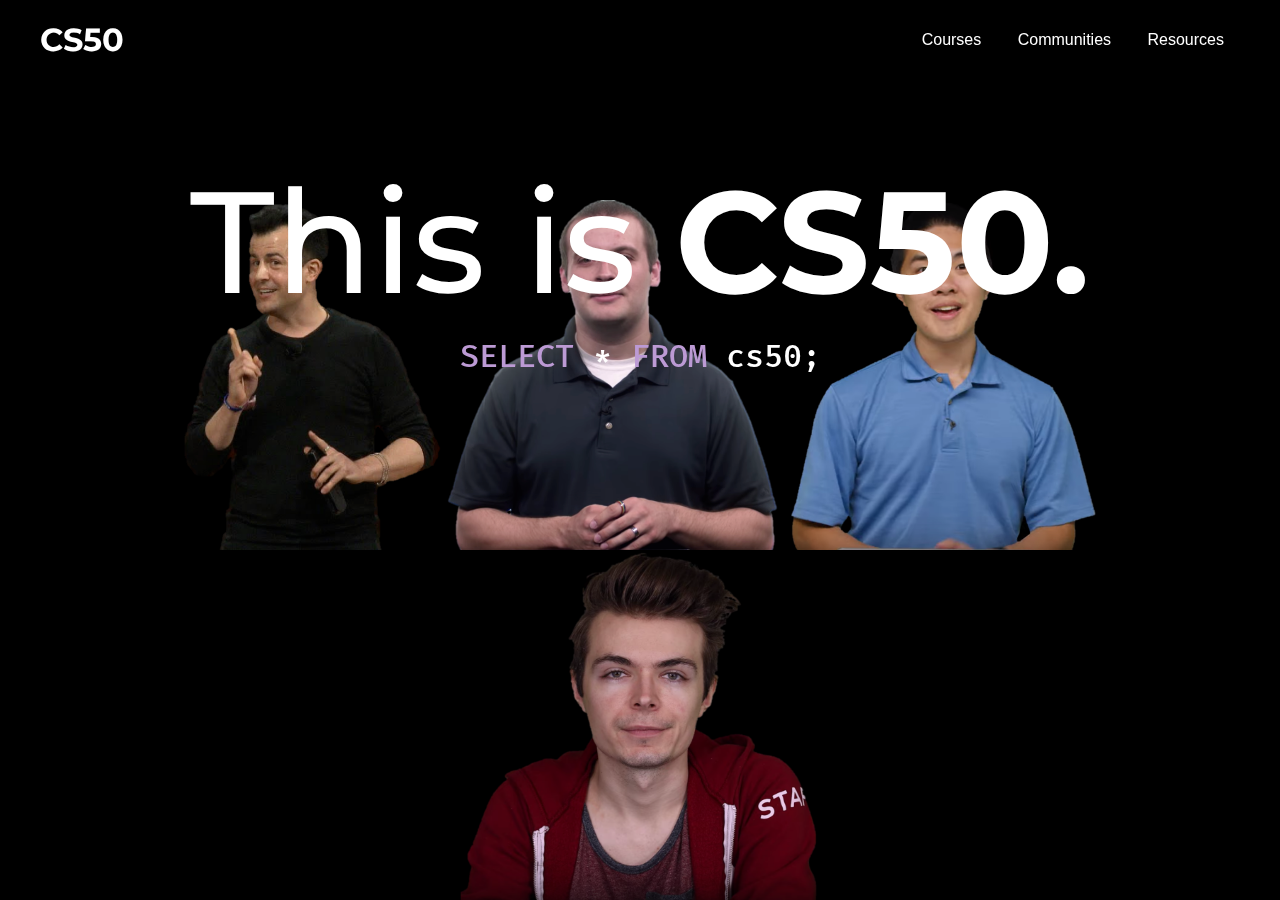
<file: pset8/homepage/index.html>
<!DOCTYPE html>

<html lang="en">
    <head>
        <meta name="viewport" content="width=device-width, initial-scale=1.0">
        <link href="https://stackpath.bootstrapcdn.com/bootstrap/4.1.3/css/bootstrap.min.css" rel="stylesheet">
        <link rel="stylesheet" href="shared.css">
        <link href="styles.css" rel="stylesheet">
        <link href="https://fonts.googleapis.com/css?family=Montserrat:500,700&display=swap" rel="stylesheet">
        <link href="https://fonts.googleapis.com/css?family=Fira+Mono&display=swap" rel="stylesheet">
        <title>CS50 💡</title>
    </head>
    <body>
        <header>
            <nav>
                <div class="navbar__logo">
                    <a href="index.html">CS50</a>
                </div>
                <div class="hamburger-menu">
                    <div class="hamburger-menu--line"></div>
                    <div class="hamburger-menu--line"></div>
                    <div class="hamburger-menu--line"></div>
                </div>
                <div class="navbar__links">
                    <a href="./courses/index.html">Courses</a>
                    <a href="./communities/index.html">Communities</a>
                    <a href="./resources/index.html">Resources</a>
                </div>
            </nav>
        </header>

        <div class="header">
            <h1 class="header__title">This is <span class="header__title--emphasis">CS50.</span></h1>
            <!--
            <table align="center">
                <tr>
                    <th>Timestamp</th>
                    <th>title</th>
                    <th>genres</th>
                </tr>
                <tr>
                    <td>20/28/2019 15:09:13</td>
                    <td>CS50 with David Malan</td>
                    <td>Comedy, Documentary, Drama, Game-Show, Horror</td>
                </tr>
            </table>
            -->
            <h2 class="header__subtitle">
                <span class="header__subtitle--command">SELECT</span> * <span class="header__subtitle--command">FROM</span> cs50;
            </h2>
        </div>

        <div class="cs50__staff">
            <img src="./images/david-malan.png" alt="David Malan" class="david">
            <img src="./images/doug-lloyd.png" alt="Doug LLoyd" class="doug">
            <img src="./images/brian-yu.png" alt="Brian Yu" class="brian">
            <img src="./images/colten-ogden.png" alt="Colten Ogden" class="colten">
        </div>

        <script src="./index.js"></script>
    </body>
</html>
</file>
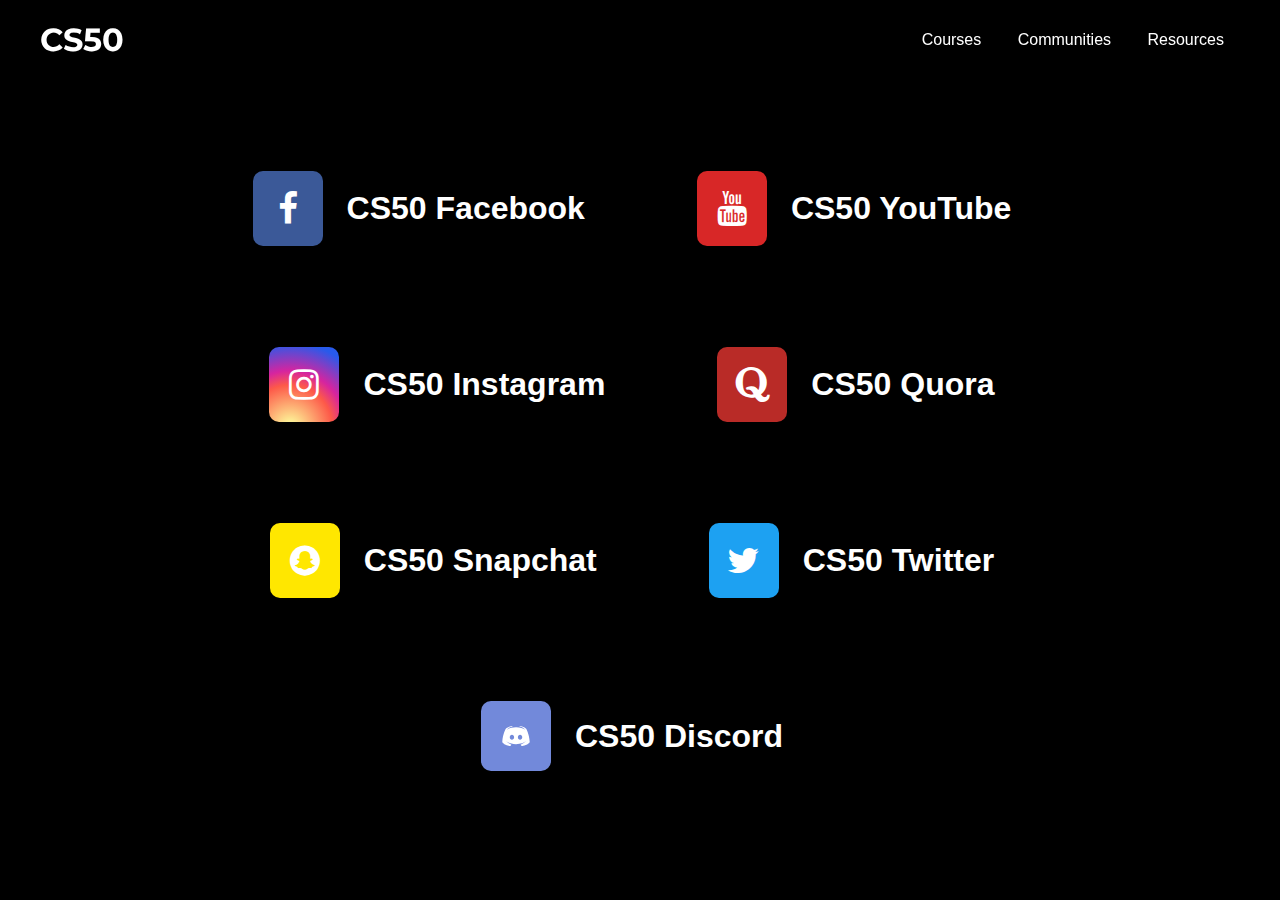
<file: pset8/homepage/communities/index.html>
<!DOCTYPE html>

<html lang="en">

    <head>
        <meta name="viewport" content="width=device-width, initial-scale=1.0">
        <link href="https://stackpath.bootstrapcdn.com/bootstrap/4.1.3/css/bootstrap.min.css" rel="stylesheet">
        <link rel="stylesheet" href="../shared.css">
        <link href="communities.css" rel="stylesheet">
        <link href="https://fonts.googleapis.com/css?family=Montserrat:500,700&display=swap" rel="stylesheet">
        <link rel="stylesheet" href="https://cdnjs.cloudflare.com/ajax/libs/font-awesome/4.7.0/css/font-awesome.min.css">
        <title>CS50 | Communities 📒</title>
    </head>

    <body>
        <header>
            <nav>
                <div class="navbar__logo">
                    <a href="../index.html">CS50</a>
                </div>
                <div class="hamburger-menu">
                    <div class="hamburger-menu--line"></div>
                    <div class="hamburger-menu--line"></div>
                    <div class="hamburger-menu--line"></div>
                </div>
                <div class="navbar__links">
                    <a href="../courses/index.html">Courses</a>
                    <a href="./index.html">Communities</a>
                    <a href="../resources/index.html">Resources</a>
                </div>
            </nav>
        </header>

        <main>
            <div class="container-fluid social">
                <div class="row">
                    <a href="https://www.facebook.com/cs50" target="_blank" class="fa fa-facebook"></a>
                    <p class="row-text">CS50 Facebook</p>
                </div>
                <div class="row">
                    <a href="http://www.youtube.com/subscription_center?add_user=cs50tv" target="_blank" class="fa fa-youtube"></a>
                    <p class="row-text">CS50 YouTube</p>
                </div>
                <div class="row">
                    <a href="https://instagram.com/cs50" target="_blank" class="fa fa-instagram"></a>
                    <p class="row-text">CS50 Instagram</p>
                </div>
                <div class="row">
                    <a href="https://www.quora.com/topic/Harvard-CS50" target="_blank" class="fa fa-quora"></a>
                    <p class="row-text">CS50 Quora</p>
                </div>
                <div class="row">
                    <a href="https://www.snapchat.com/add/cs50" target="_blank" class="fa fa-snapchat"></a>
                    <p class="row-text">CS50 Snapchat</p>
                </div>
                <div class="row">
                    <a href="https://twitter.com/cs50" target="_blank" class="fa fa-twitter"></a>
                    <p class="row-text">CS50 Twitter</p>
                </div>
                <div class="row">
                    <a href="https://discord.gg/QYZQfZ6" target="_blank" class="fa fa-discord">
                    <img src="../images/Discord.svg" alt="Discord">
                </a>
                    <p class="row-text">CS50 Discord</p>
                </div>
            </div>

        </main>


        <script src="../index.js"></script>
    </body>

</html>
</file>
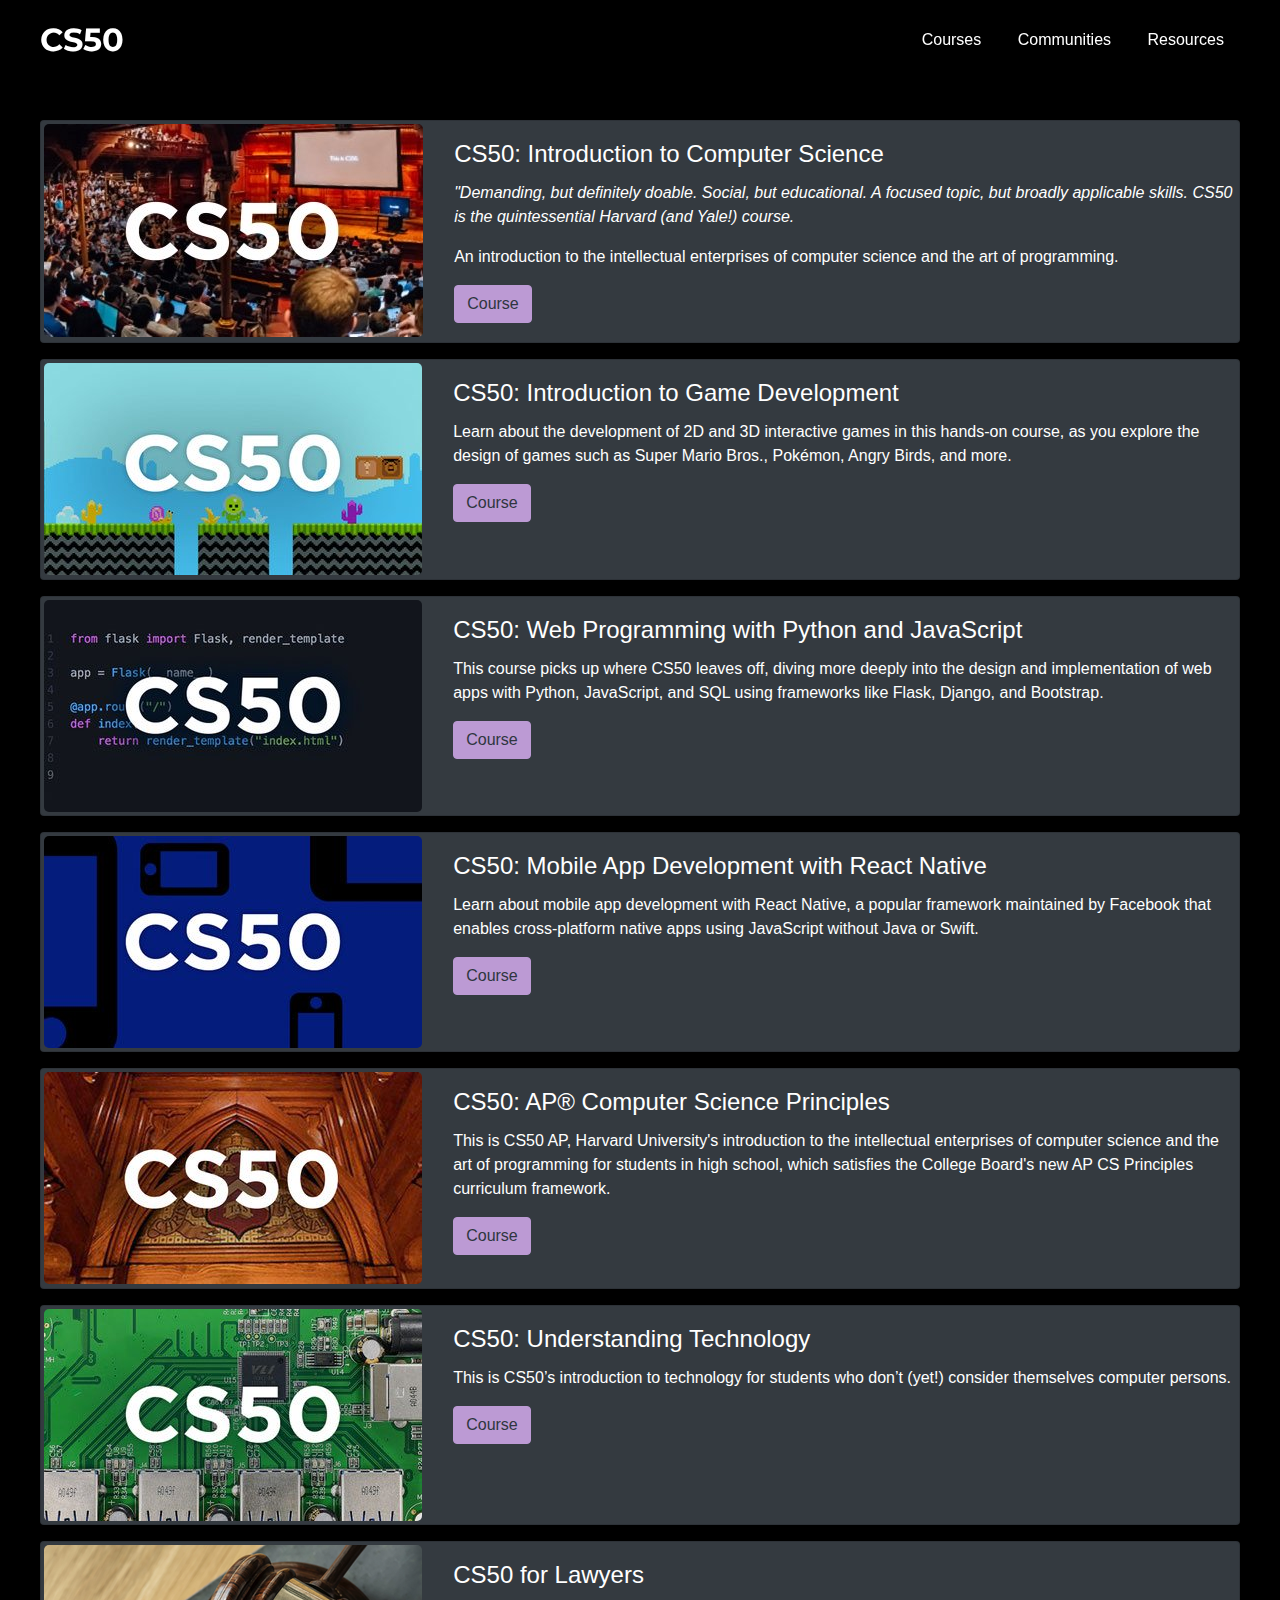
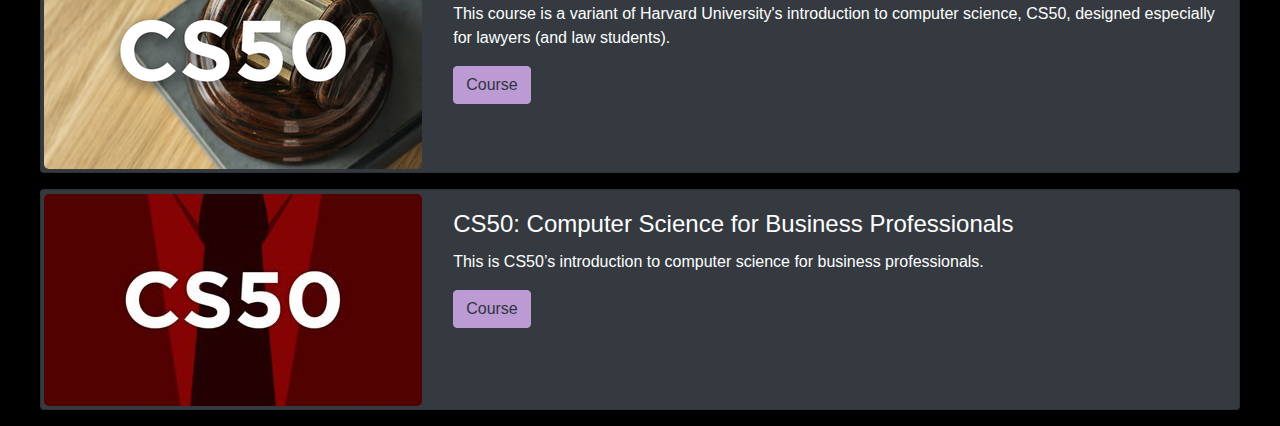
<file: pset8/homepage/courses/index.html>
<!DOCTYPE html>

<html lang="en">

    <head>
        <meta name="viewport" content="width=device-width, initial-scale=1.0">
        <link href="https://stackpath.bootstrapcdn.com/bootstrap/4.1.3/css/bootstrap.min.css" rel="stylesheet">
        <link rel="stylesheet" href="../shared.css">
        <link href="courses.css" rel="stylesheet">
        <link href="https://fonts.googleapis.com/css?family=Montserrat:500,700&display=swap" rel="stylesheet">
        <title>CS50 | Courses 😺</title>
    </head>

    <body>
        <header>
            <nav>
                <div class="navbar__logo">
                    <a href="../index.html">CS50</a>
                </div>
                <div class="hamburger-menu">
                    <div class="hamburger-menu--line"></div>
                    <div class="hamburger-menu--line"></div>
                    <div class="hamburger-menu--line"></div>
                </div>
                <div class="navbar__links">
                    <a href="./index.html">Courses</a>
                    <a href="../communities/index.html">Communities</a>
                    <a href="../resources/index.html">Resources</a>
                </div>
            </nav>
        </header>

        <main>
            <div class="card mx-auto text-white bg-dark mb-3">
                <div class="row">
                    <div class="col-auto">
                        <img src="../images/cs50.jpg" class="img-fluid" alt="CS50">
                    </div>
                    <div class="col">
                        <div class="card-block">
                            <h4 class="card-title">CS50: Introduction to Computer Science</h4>
                            <p class="card-text">
                                <span class="quote">"Demanding, but definitely doable. Social, but educational. A focused topic, but broadly applicable skills. CS50 is the quintessential Harvard (and Yale!) course.</span>
                                <p>An introduction to the intellectual enterprises of computer science and the art of programming.</p>
                                <a target="_blank" href="https://www.edx.org/course/cs50s-introduction-to-computer-science" class="btn">Course</a>
                        </div>
                    </div>
                </div>
            </div>

            <div class="card mx-auto text-white bg-dark mb-3">
                <div class="row">
                    <div class="col-auto">
                        <img src="../images/cs50-game.jpg" class="img-fluid" alt="CS50 Game Development">
                    </div>
                    <div class="col">
                        <div class="card-block">
                            <h4 class="card-title">CS50: Introduction to Game Development</h4>
                            <p class="card-text">Learn about the development of 2D and 3D interactive games in this hands-on course, as you explore the design of games such as Super Mario Bros., Pokémon, Angry Birds, and more.</p>
                            <a target="_blank" href="https://www.edx.org/course/cs50s-introduction-to-game-development" class="btn">Course</a>
                        </div>
                    </div>
                </div>
            </div>

            <div class="card mx-auto text-white bg-dark mb-3">
                <div class="row">
                    <div class="col-auto">
                        <img src="../images/cs50-web.jpg" class="img-fluid" alt="CS50 Web Programming">
                    </div>
                    <div class="col">
                        <div class="card-block">
                            <h4 class="card-title">CS50: Web Programming with Python and JavaScript</h4>
                            <p class="card-text">This course picks up where CS50 leaves off, diving more deeply into the design and implementation of web apps with Python, JavaScript, and SQL using frameworks like Flask, Django, and Bootstrap.</p>
                            <a target="_blank" href="https://www.edx.org/course/cs50s-web-programming-with-python-and-javascript" class="btn">Course</a>
                        </div>
                    </div>
                </div>
            </div>

            <div class="card mx-auto text-white bg-dark mb-3">
                <div class="row">
                    <div class="col-auto">
                        <img src="../images/cs50-mobile.jpg" class="img-fluid" alt="CS50 Mobile App Development">
                    </div>
                    <div class="col">
                        <div class="card-block">
                            <h4 class="card-title">CS50: Mobile App Development with React Native</h4>
                            <p class="card-text">Learn about mobile app development with React Native, a popular framework maintained by Facebook that enables cross-platform native apps using JavaScript without Java or Swift.</p>
                            <a target="_blank" href="https://www.edx.org/course/cs50s-mobile-app-development-with-react-native" class="btn">Course</a>
                        </div>
                    </div>
                </div>
            </div>

            <div class="card mx-auto text-white bg-dark mb-3">
                <div class="row">
                    <div class="col-auto">
                        <img src="../images/cs50-ap.jpg" class="img-fluid" alt="CS50 AP">
                    </div>
                    <div class="col">
                        <div class="card-block">
                            <h4 class="card-title">CS50: AP® Computer Science Principles</h4>
                            <p class="card-text">This is CS50 AP, Harvard University's introduction to the intellectual enterprises of computer science and the art of programming for students in high school, which satisfies the College Board's new AP CS Principles curriculum
                                framework.</p>
                            <a target="_blank" href="https://www.edx.org/course/cs50s-apr-computer-science-principles-harvardx-cs50-ap" class="btn">Course</a>
                        </div>
                    </div>
                </div>
            </div>

            <div class="card mx-auto text-white bg-dark mb-3">
                <div class="row">
                    <div class="col-auto">
                        <img src="../images/cs50-tech.jpg" class="img-fluid" alt="CS50 Understanding Technology">
                    </div>
                    <div class="col">
                        <div class="card-block">
                            <h4 class="card-title">CS50: Understanding Technology</h4>
                            <p class="card-text">This is CS50’s introduction to technology for students who don’t (yet!) consider themselves computer persons.</p>
                            <a target="_blank" href="https://www.edx.org/course/cs50s-understanding-technology" class="btn">Course</a>
                        </div>
                    </div>
                </div>
            </div>

            <div class="card mx-auto text-white bg-dark mb-3">
                <div class="row">
                    <div class="col-auto">
                        <img src="../images/cs50-law.png" class="img-fluid" alt="CS50 for Lawyers">
                    </div>
                    <div class="col">
                        <div class="card-block">
                            <h4 class="card-title">CS50 for Lawyers</h4>
                            <p class="card-text">This course is a variant of Harvard University's introduction to computer science, CS50, designed especially for lawyers (and law students).</p>
                            <a target="_blank" href="https://www.edx.org/course/cs50-for-lawyers" class="btn">Course</a>
                        </div>
                    </div>
                </div>
            </div>

            <div class="card mx-auto text-white bg-dark mb-3">
                <div class="row">
                    <div class="col-auto">
                        <img src="../images/cs50-business.jpg" class="img-fluid" alt="CS50 for Business Professionals">
                    </div>
                    <div class="col">
                        <div class="card-block">
                            <h4 class="card-title">CS50: Computer Science for Business Professionals</h4>
                            <p class="card-text">This is CS50’s introduction to computer science for business professionals.</p>
                            <a target="_blank" href="https://www.edx.org/course/cs50s-computer-science-for-business-professionals" class="btn">Course</a>
                        </div>
                    </div>
                </div>
            </div>
        </main>

        <script src="../index.js"></script>
    </body>

</html>
</file>
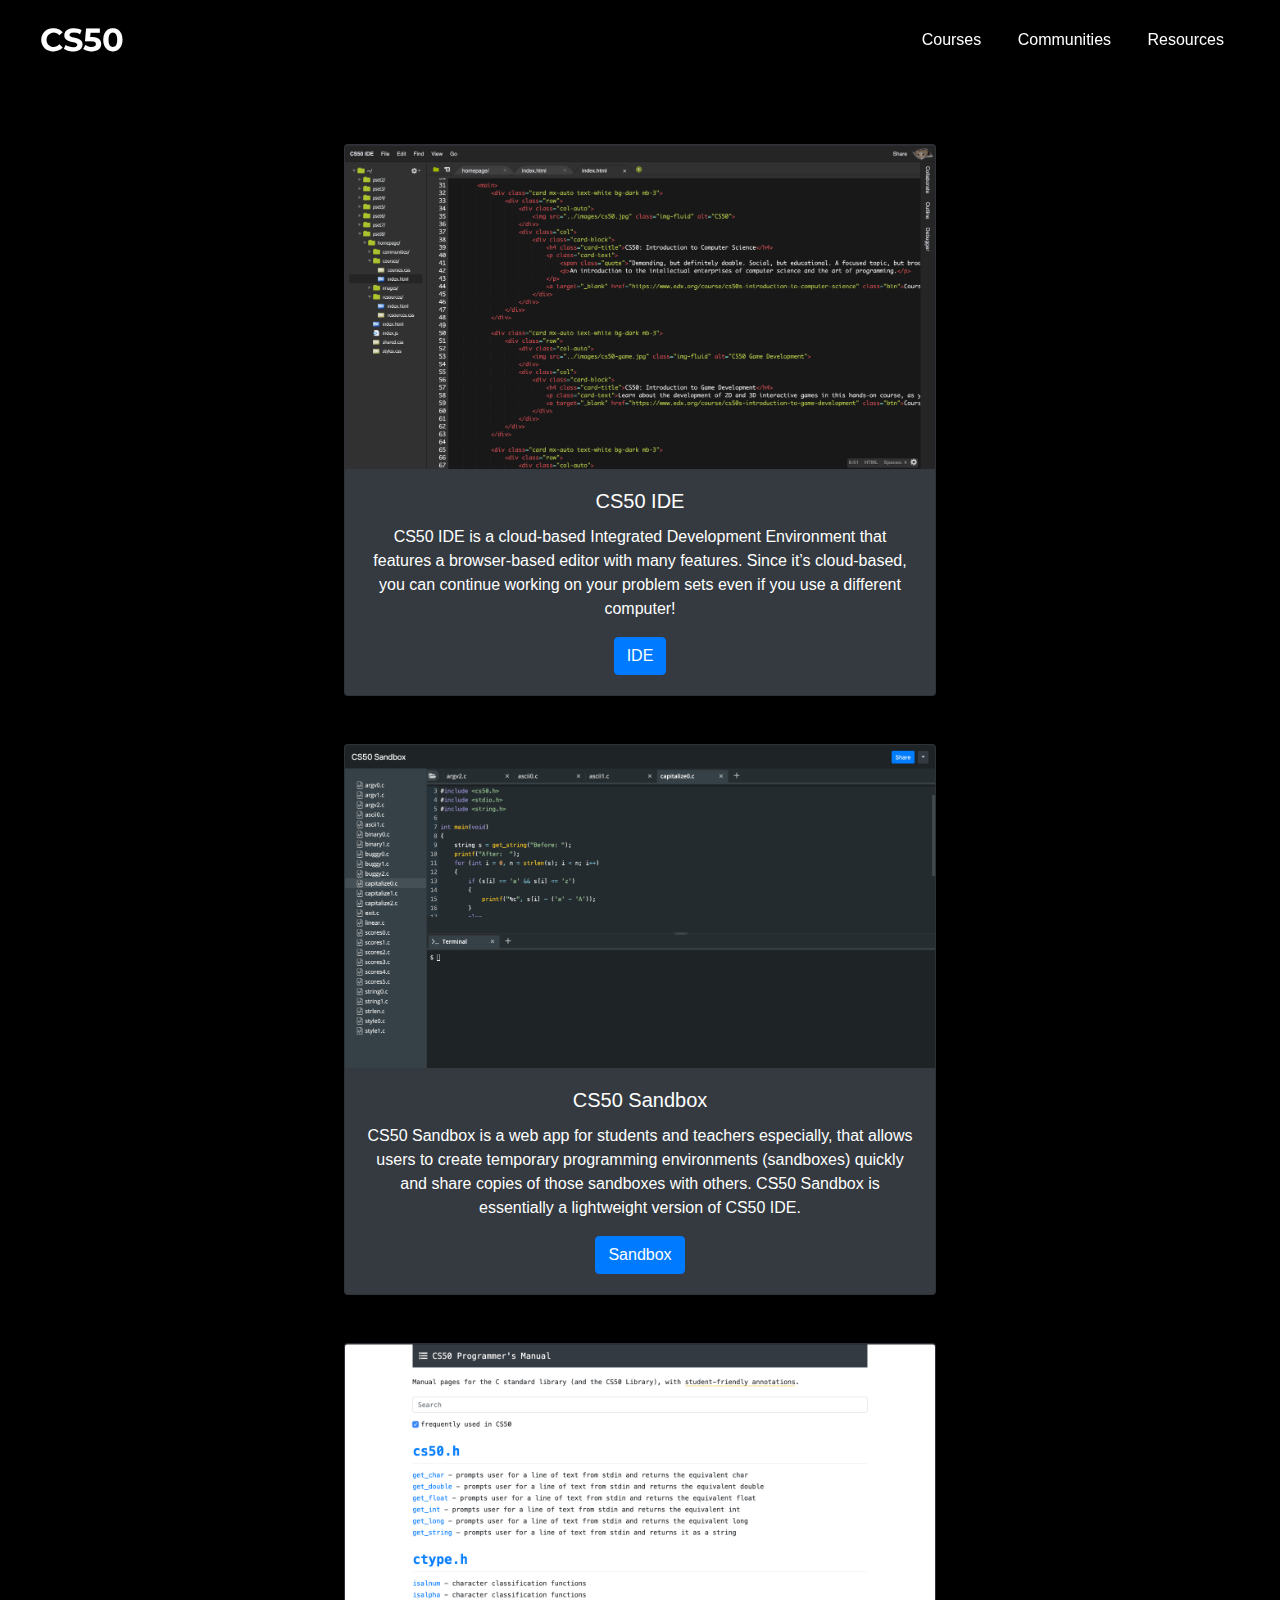
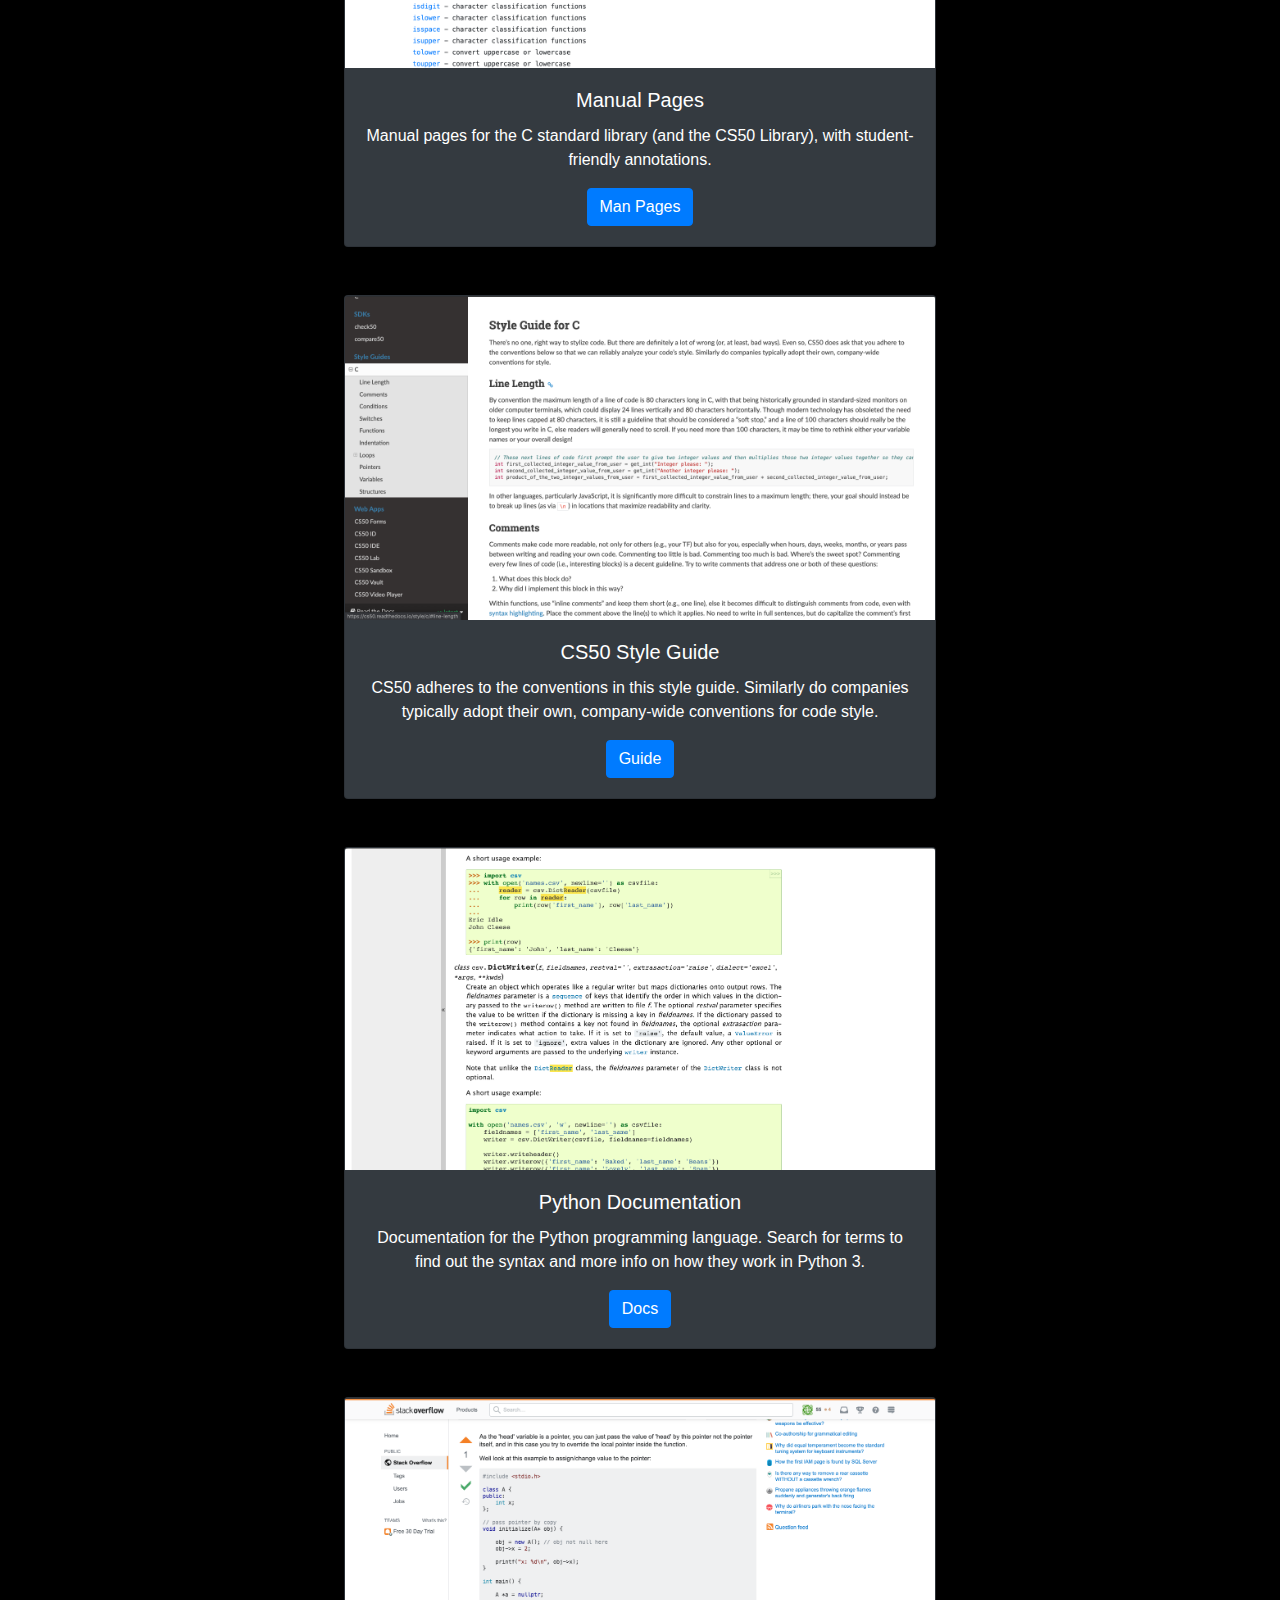
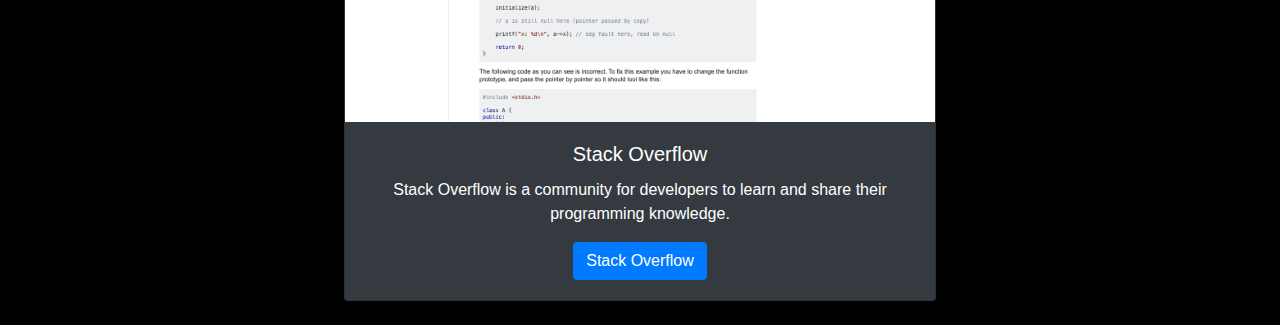
<file: pset8/homepage/resources/index.html>
<!DOCTYPE html>

<html lang="en">

    <head>
        <meta name="viewport" content="width=device-width, initial-scale=1.0">
        <link href="https://stackpath.bootstrapcdn.com/bootstrap/4.1.3/css/bootstrap.min.css" rel="stylesheet">
        <link href="resources.css" rel="stylesheet">
        <link rel="stylesheet" href="../shared.css">
        <link href="https://fonts.googleapis.com/css?family=Montserrat:500,700&display=swap" rel="stylesheet">
        <title>CS50 | Resources 👉</title>
    </head>

    <body>
        <header>
            <nav>
                <div class="navbar__logo">
                    <a href="../index.html">CS50</a>
                </div>
                <div class="hamburger-menu">
                    <div class="hamburger-menu--line"></div>
                    <div class="hamburger-menu--line"></div>
                    <div class="hamburger-menu--line"></div>
                </div>
                <div class="navbar__links">
                    <a href="../courses/index.html">Courses</a>
                    <a href="../communities/index.html">Communities</a>
                    <a href="./index.html">Resources</a>
                </div>
            </nav>
        </header>

        <main>
            <div class="container resource-list">
                <div class="card bg-dark text-white">
                    <img class="card-img-top" src="../images/cs50-ide.png" alt="CS50 IDE">
                    <div class="card-body">
                        <h5 class="card-title">CS50 IDE</h5>
                        <p class="card-text">CS50 IDE is a cloud-based Integrated Development Environment that features a browser-based editor with many features. Since it’s cloud-based, you can continue working on your problem sets even if you use a different computer!</p>
                        <a href="https://ide.cs50.io/" target="_blank" class="btn btn-primary">IDE</a>
                    </div>
                </div>
            </div>

            <div class="container resource-list">
                <div class="card bg-dark text-white">
                    <img class="card-img-top" src="../images/cs50-sandbox.png" alt="CS50 IDE">
                    <div class="card-body">
                        <h5 class="card-title">CS50 Sandbox</h5>
                        <p class="card-text">
                            CS50 Sandbox is a web app for students and teachers especially, that allows users to create temporary programming environments (sandboxes) quickly and share copies of those sandboxes with others. CS50 Sandbox is essentially a lightweight version of CS50
                            IDE.
                        </p>
                        <a href="https://sandbox.cs50.io/" target="_blank" class="btn btn-primary">Sandbox</a>
                    </div>
                </div>
            </div>

            <div class="container resource-list">
                <div class="card bg-dark text-white">
                    <img class="card-img-top" src="../images/cs50-man-pages.png" alt="CS50 IDE">
                    <div class="card-body">
                        <h5 class="card-title">Manual Pages</h5>
                        <p class="card-text">Manual pages for the C standard library (and the CS50 Library), with student-friendly annotations.</p>
                        <a href="https://man.cs50.io/" target="_blank" class="btn btn-primary">Man Pages</a>
                    </div>
                </div>
            </div>

            <div class="container resource-list">
                <div class="card bg-dark text-white">
                    <img class="card-img-top" src="../images/cs50-style-guide.png" alt="CS50 IDE">
                    <div class="card-body">
                        <h5 class="card-title">CS50 Style Guide</h5>
                        <p class="card-text"> CS50 adheres to the conventions in this style guide. Similarly do companies typically adopt their own, company-wide conventions for code style.</p>
                        <a href="https://cs50.readthedocs.io/style/c/" target="_blank" class="btn btn-primary">Guide</a>
                    </div>
                </div>
            </div>

            <div class="container resource-list">
                <div class="card bg-dark text-white">
                    <img class="card-img-top" src="../images/python-docs.png" alt="CS50 IDE">
                    <div class="card-body">
                        <h5 class="card-title">Python Documentation</h5>
                        <p class="card-text">Documentation for the Python programming language. Search for terms to find out the syntax and more info on how they work in Python 3.</p>
                        <a href="https://docs.python.org/3/search.html" target="_blank" class="btn btn-primary">Docs</a>
                    </div>
                </div>
            </div>

            <div class="container resource-list">
                <div class="card bg-dark text-white">
                    <img class="card-img-top" src="../images/stack-overflow.png" alt="CS50 IDE">
                    <div class="card-body">
                        <h5 class="card-title">Stack Overflow</h5>
                        <p class="card-text">Stack Overflow is a community for developers to learn and share their programming knowledge.</p>
                        <a href="https://stackoverflow.com/" target="_blank" class="btn btn-primary">Stack Overflow</a>
                    </div>
                </div>
            </div>
        </main>

        <script src="../index.js"></script>
    </body>

</html>
</file>
<file: pset8/homepage/shared.css>
body {
    background-color: black;
    color: white;
    box-sizing: border-box;
}

.active {
    color: rgba(255,255,255,0.5);
}

header {
    position: fixed;
    width: 100%;
    height: 80px;
    top: 0;
    left: 0;
    z-index: 10;
    transition: height 0.6s ease-out;
}

nav {
    display: flex;
    justify-content: space-between;
    align-items: center;
    padding: 1rem 2.5rem;
    background: rgba(0,0,0,0.8);
    border-radius: 5px;
}

nav a {
    text-decoration: none;
    color: white;
    display: inline-block;
    -webkit-transition: transform 0.3s ease-out;
    -moz-transition: transform 0.3s ease-out;
    -ms-transition: transform 0.3s ease-out;
    -o-transition: transform 0.3s ease-out;
    transition: transform 0.3s ease-out;
}

nav a:hover {
    color: inherit;
    text-decoration: none;
    transform: translateY(-10%);
}

.navbar__logo {
    font-family: 'Montserrat';
    font-weight: 700;
    font-size: 2rem;
}

.navbar__links a {
    margin: 0 1rem;
}

main {
    margin-top: 7.5rem;
}

.hamburger-menu {
    display: none;
}

.hamburger-menu--line {
    width: 1.5rem;
    height: 0.2rem;
    background-color: white;
    margin: 4px 0;
    border-radius: 3px;
}

header.mobile__nav {
    z-index: 50;
    background: black;
    height: 100vh;
}

.navbar__links.mobile__nav {
    display: flex;
    flex-direction: column;
    justify-content: space-around;
    position: fixed;
    top: 50%;
    left: 50%;
    transform: translate(-50%, -50%);
    font-size: 2rem;
    text-align: center;
}

.navbar__links.mobile__nav a {
    margin: 2rem 0;
}

@media (max-width: 480px) {
    .hamburger-menu {
        display: inline-block;
        cursor: pointer;
    }

    .navbar__links {
        display: none;
    }

}
</file>
<file: pset8/homepage/styles.css>
html, body {
    height: 100%;
}

.header {
    position: absolute;
    transform: translate(-50%, -50%);
    width: 100%;
    z-index: 10;
    top: 30%;
    left: 50%;
    text-align: center;
}

.header__title {
    font-family: 'Montserrat';
    font-size: 9rem;
    font-weight: 500;
}

/*
table td,th {
    border: 2px solid white;
    border-collapse: collapse;
    padding: 0.3rem;
}

table {
    transform: scale(0.8);
}
*/

.header__title--emphasis {
    font-weight: 700;
}

.header__subtitle {
    font-family: 'Fira Mono';
}

.header__subtitle--command {
    color: rgb(188, 154, 212);
}

.cs50__staff {
    height: auto;
    width: 100%;
    position: fixed;
    bottom: 0;
    text-align: center;
}

.cs50__staff img {

    display: inline-block;
    max-width: 100%;
    height: 350px;
    -webkit-transition: 0.4s transform ease;
    -moz-transition: 0.4s transform ease;
    -ms-transition: 0.4s transform ease;
    -o-transition: 0.4s transform ease;
    transition: 0.4s transform ease;
}

.cs50__staff img:hover {
    transform: scale(1.05) translateY(3%);
}


@media only screen and (max-width: 1260px) {
    .cs50__staff .colten {
        display: none;
    }
}

@media only screen and (max-width: 970px) {
    .cs50__staff .brian {
        display: none;
    }

     .header__title {
        font-size: 7rem;
    }

    .header__subtitle {
        font-size: 1.8rem;
    }
}

@media only screen and (max-width: 605px) {
    .cs50__staff .doug {
        display: none;
    }

    .header__title {
        font-size: 5rem;
    }

    .header__subtitle {
        font-size: 1.4rem;
    }
}

/*.cs50__staff .david {*/
/*    max-height: 440px;*/
/*    margin-bottom: -5rem;*/
/*}*/

/*.cs50__staff .doug {*/
/*    max-height: 360px;*/
/*}*/

/*.cs50__staff .colten {*/
/*    max-height: 360px;*/
/*}*/

/*.cs50__staff .brian {*/
/*    max-height: 360px;*/
/*}*/
</file>
<file: pset8/homepage/communities/communities.css>
p {
    margin: 0;
    padding: 0;
}

a:hover {
    color: inherit;
    text-decoration: none;
}

.social {
    display: flex;
    flex-wrap: wrap;
    justify-content: center;
    align-items: center;
}

.row {
    display: flex;
    align-items: center;
    margin: 3rem;
}

.row p {
    padding: 1rem;
    font-weight: bold;
    font-size: 2rem;
    margin-left: 0.5rem;
    transition: all 0.2s;
}

.fa {
    padding: 20px;
    width: 70px;
    text-align: center;
    text-decoration: none;
    transition: all 0.2s;
    border-radius: 10px;
}

.social .fa {
    font-size: 35px;
    display: flex;
    justify-content: center;
    color: white;
}

.fa:hover {
    opacity: 0.7;
}

.fa:hover~.row-text {
    transform: scale(1.1);
}

.fa-facebook {
    background: #3B5998;
}

.fa-youtube {
    background: #d82727;
}

.fa-instagram {
    background: radial-gradient(circle at 30% 107%, #fdf497 0%, #fdf497 5%, #fd5949 45%, #d6249f 60%, #285AEB 90%);
    box-shadow: 0px 3px 10px rgba(0, 0, 0, .25);
}

.fa-quora {
    background: #b92b27;
}

.fa-snapchat {
    background: #ffe700;
}

.fa-twitter {
    background: #1DA1F2;
}

.fa-discord {
    background: #7289DA;
}

.fa-discord img {
    width: 35px;
}
</file>
<file: pset8/homepage/courses/courses.css>
img {
    border-radius: 5px;
}

.card {
    padding: 0.2rem;
    max-width: 75rem;
}

.col {
    padding: 1rem;
}

.btn {
    background-color: rgb(188, 154, 212);
    border: 1px solid rgb(188, 154, 212);
    color: #2f3640;
    transition: filter 0.4s ease;
}

.btn:hover {
    background-color: rgb(188, 154, 212);
    border: 1px solid rgb(188, 154, 212);
    color: #2f3640;
    filter: saturate(200%);
}

.quote {
    display: block;
    font-style: italic;
}
</file>
<file: pset8/homepage/resources/resources.css>
main {
    text-align: center;
}

.container.resource-list {
    width: 40rem;
    display: inline-block;
    padding: 0;
}

.card {
    margin: 1.5rem;
}
</file>
